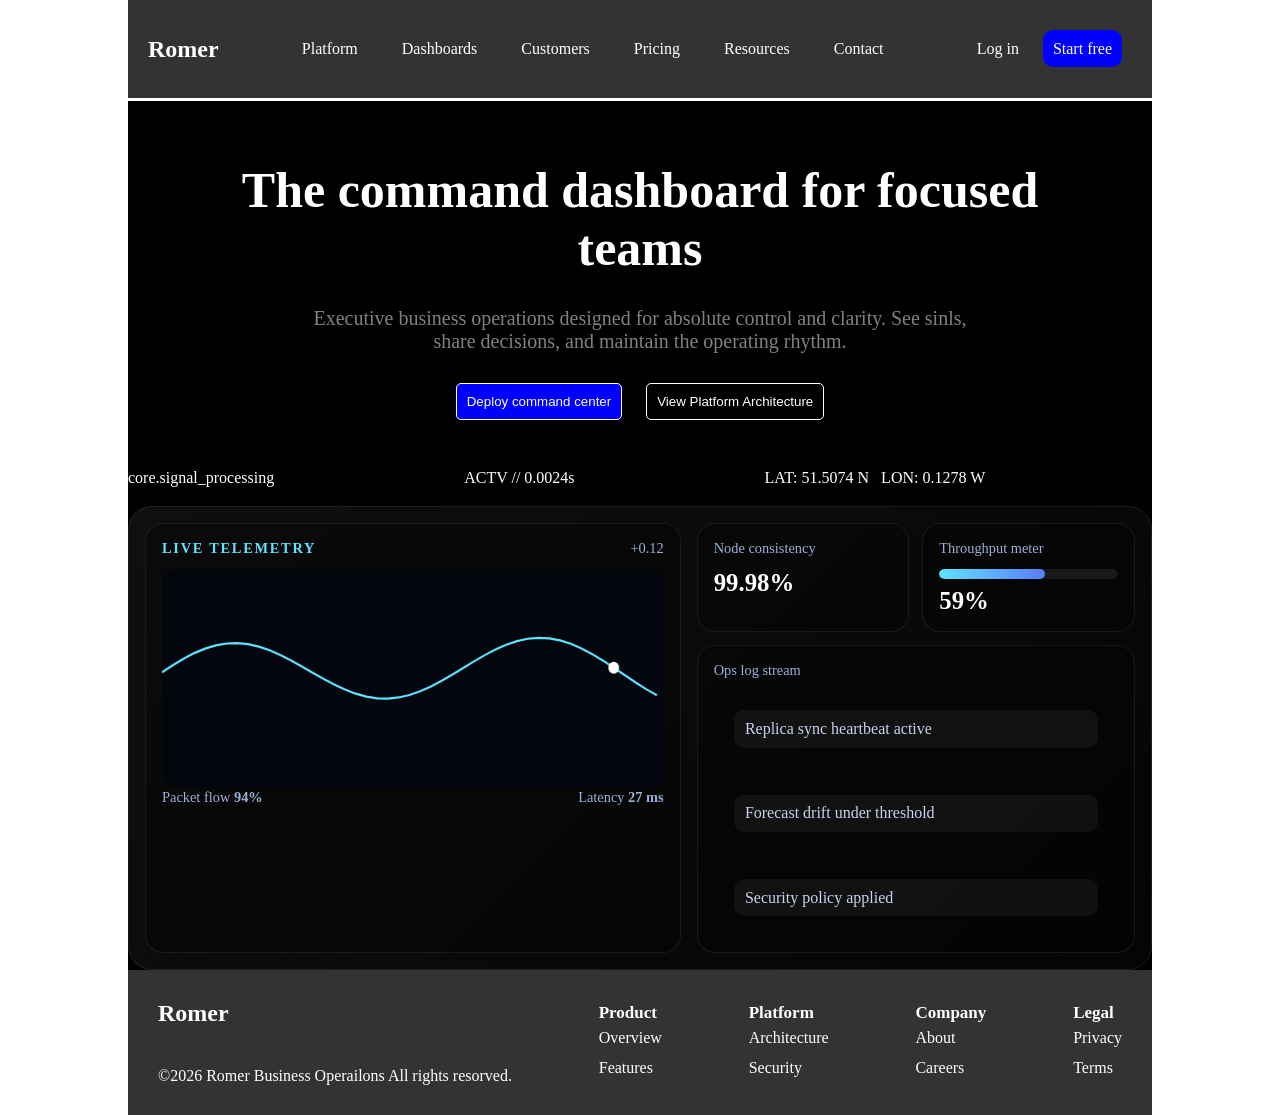
<file: index.html>
<!DOCTYPE html>
<html lang="en">
<head>
    <meta charset="UTF-8">
    <meta name="viewport" content="width=device-width, initial-scale=1.0">
    <link rel="stylesheet" href="style.css">
    <title>Dashoboard-stock</title>
</head>
<body>
    <!-- ====start header=== -->
    
    <header class="wrapper">
    <nav>
        <h1>Romer</h1>
        <ul>
            <li><a href="#">Platform</a></li>
            <li><a href="Dashboards.html">Dashboards</a></li>
            <li><a href="#">Customers</a></li>
            <li><a href="#">Pricing</a></li>
            <li><a href="#">Resources</a></li>
            <li><a href="#">Contact</a></li>
        </ul>
        <div class="nav-actions">
            <a href="#">Log in</a>
            <a href="#" class="button">Start free</a>
        </div>
    </nav>
    </header>
    <!-- ===end header=== -->
     <!-- ===start main=== -->
  <main class="wrapper">
        <section class="hero-content">
            <h1>The command dashboard for focused</h1>
            <h1>teams</h1>
            <p>Executive business operations designed for absolute control and clarity. See sinls,</p>
            <p>share decisions, and maintain the operating rhythm.</p>
            <div class="box">
                <button>Deploy command center</button>
                <button>View Platform Architecture</button>
            </div>
        </section>
        <div class="hero-stock">
            <div class="hero-stock-1">
                <div class="stock box">core.signal_processing</div>
                <div class="stock-1 box">ACTV // 0.0024s</div>
                <div class="stock-2 box">LAT: 51.5074 N&nbsp;&nbsp;&nbsp;LON: 0.1278 W</div>
            </div>

            <div class="hero-dashboard">
                <div class="signal-panel">
                    <div class="signal-head">
                        <span class="panel-label">Live telemetry</span>
                        <span class="signal-status"><span id="signalStatus">+0.08</span></span>
                    </div>
                    <canvas id="signalCanvas" width="560" height="220"></canvas>
                    <div class="signal-foot">
                        <span>Packet flow <strong id="packetFlow">84%</strong></span>
                        <span>Latency <strong id="latencyValue">22 ms</strong></span>
                    </div>
                </div>

                <div class="stats-grid">
                    <div class="stat-card">
                        <span class="stat-label">Node consistency</span>
                        <strong id="consistencyValue">99.98%</strong>
                    </div>
                    <div class="stat-card">
                        <span class="stat-label">Throughput meter</span>
                        <div class="meter">
                            <div id="meterFill" class="meter-fill"></div>
                        </div>
                        <strong id="meterValue">67%</strong>
                    </div>
                    <div class="stat-card full">
                        <span class="stat-label">Ops log stream</span>
                        <ul id="logList" class="log-list"></ul>
                    </div>
                </div>
            </div>
        </div>
     </main>
     <!-- ===end main=== -->


    <!-- ===start footer=== -->
     <footer class="wrapper">
        <div class="row">
        <div class="color-1">
        <h2>Romer</h2>
        <p>&COPY;2026 Romer Business Operailons All rights resorved.</p>
        </div>
        <div class="color">
            <h1>Product</h1>
                <li><a href="">Overview</a></li>
                <li><a href="">Features</a></li>
        </div>
        <div class="color">
           <h1>Platform</h1>
               <li><a href="">Architecture</a></li>
               <li><a href="">Security</a></li>
       </div>
        <div class="color">
            <h1>Company</h1>
                <li><a href="">About</a></li>
                <li><a href="">Careers</a></li>
        </div>
         <div class="color">
            <h1>Legal</h1>
                <li><a href="">Privacy</a></li>
                <li><a href="">Terms</a></li>
        </div>
        </div>
     </footer>
     <script src="app.js"></script>
</body>
</html>
</file>
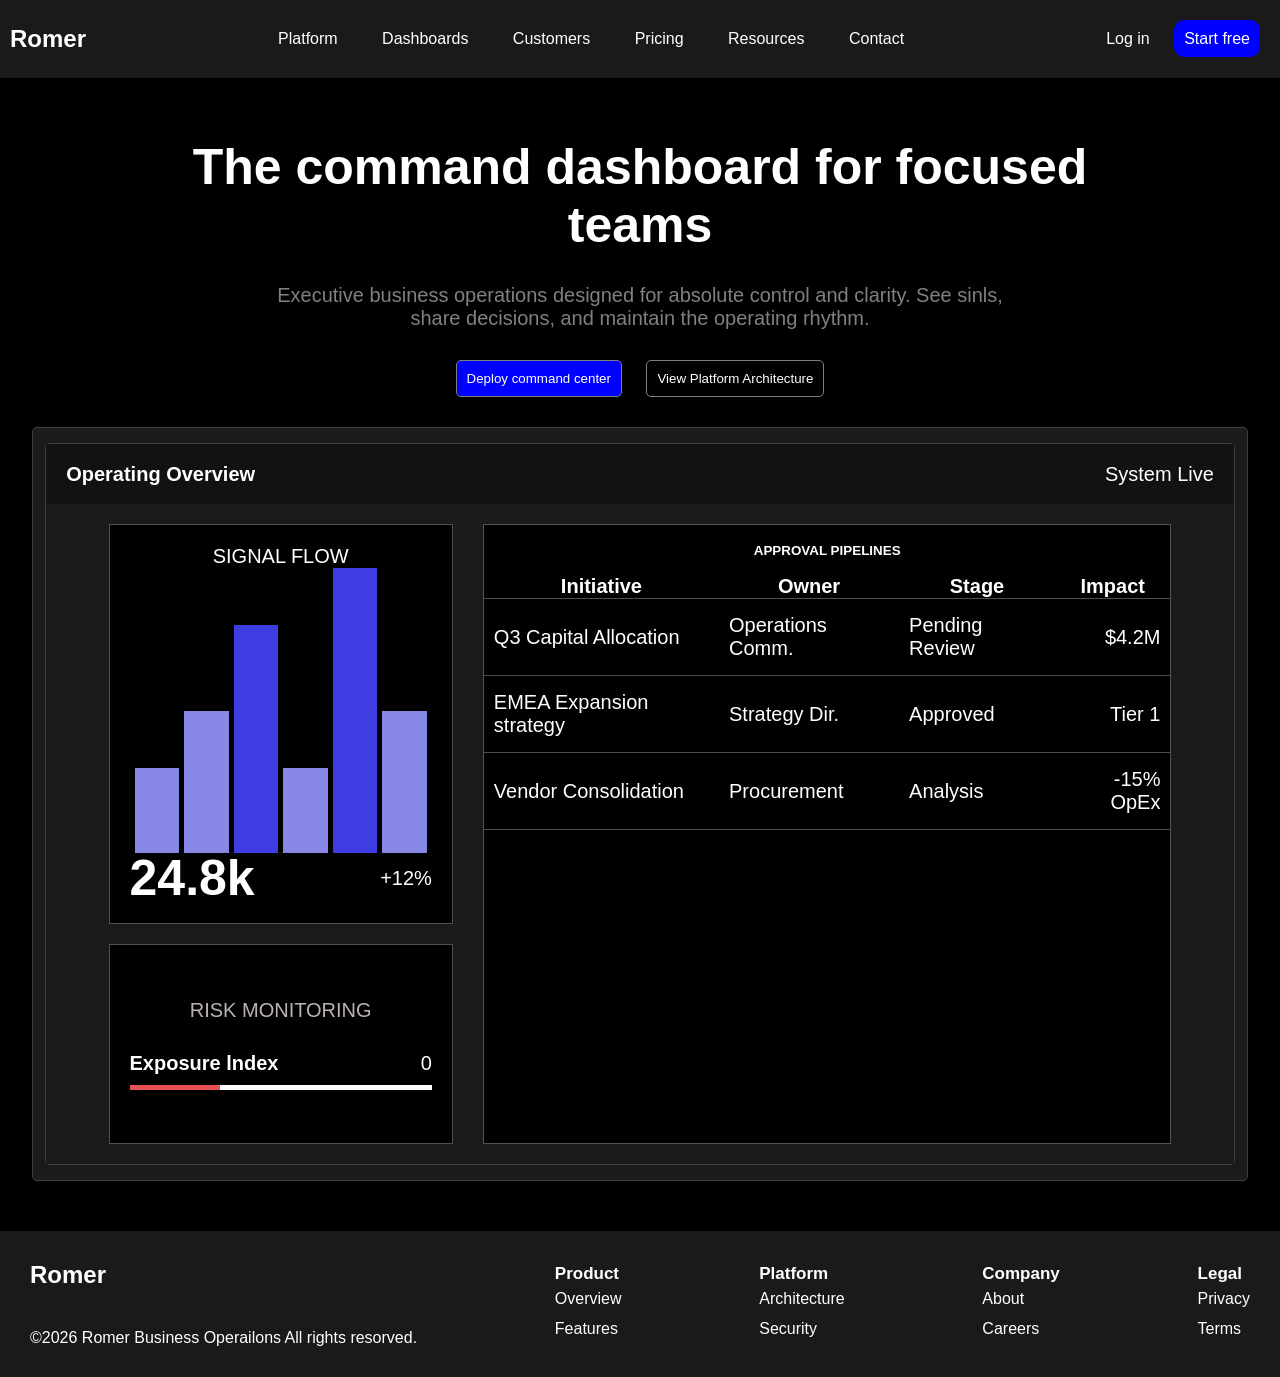
<file: Dashboards.html>
<!DOCTYPE html>
<html lang="en">
<head>
    <meta charset="UTF-8">
    <meta name="viewport" content="width=device-width, initial-scale=1.0">
    <link rel="stylesheet" href="Dashboards.css">
    <title>Dashoboard-stock</title>
</head>
<body>
   <!-- ====start header=== -->
    <header>
    </div>
    <nav>
        <h1>Romer</h1>
        <ul>
            <li><a href="#">Platform</a></li>
            <li><a href="#">Dashboards</a></li>
            <li><a href="#">Customers</a></li>
            <li><a href="#">Pricing</a></li>
            <li><a href="#">Resources</a></li>
            <li><a href="#">Contact</a></li>
        </ul>
        <div class="nav-actions">
            <a href="#">Log in</a>
            <a href="#" class="button">Start free</a>
        </div>
    </nav>
    </header>
    <!-- ===end header=== -->

    
    <!-- ===start main=== -->
     <main>
        <section>
            <h1>The command dashboard for focused</h1>
            <h1>teams</h1>
            <p>Executive business operations designed for absolute control and clarity. See sinls,</p>
            <p>share decisions, and maintain the operating rhythm.</p>
            <div class="box">
                <button>Deploy command center</button>
                <button>View Platform Architecture</button>
            </div>
        </section>
        <section>
            <div class="content">
                <div class="content-1">
                    <div class="row-1">
                        <h4>Operating Overview</h4>
                        <p>System Live</p>
                    </div>
                    <div class="row-2">
                        <div class="col-1">
                            <div class="row-1">
                                <p>SIGNAL FLOW</p>
                                <div class="box1">
                                    <div class="monse-1"></div>
                                    <div class="monse-2"></div>
                                    <div class="monse-3"></div>
                                    <div class="monse-4"></div>
                                    <div class="monse-5"></div>
                                    <div class="monse-6"></div>
                                </div>
                                <div class="sentence">
                                    <h1>24.8k</h1>
                                    <p>+12%</p>
                                </div>
                            </div>
                            <div class="row-2">
                                <p>RISK MONITORING</p>
                                <div class="ex">
                                    <h4>Exposure lndex</h4>
                                    <div class="clyle">0</div>
                                </div>
                                <div class="borderdiv">
                                    <div></div>
                                </div>
                            </div>
                        </div>
                        <div class="col-2"> 
                            <div class="table">
                                <h6>APPROVAL PIPELINES</h6>
                            </div>
                            <div class="talbe-1">
                                <table>
                                    <tr>
                                        <th>Initiative</th>
                                        <th>Owner</th>
                                        <th>Stage</th>
                                        <th>Impact</th>
                                    </tr>
                                    <tr>
                                        <td>Q3 Capital Allocation</td>
                                        <td>Operations Comm.</td>
                                        <td>Pending Review</td>
                                        <td class="imp">$4.2M</td>
                                    </tr>
                                    <tr>
                                        <td>EMEA Expansion strategy</td>
                                        <td>Strategy Dir.</td>
                                        <td>Approved</td>
                                        <td class="imp">Tier 1</td>
                                    </tr>
                                    <tr>
                                        <td>Vendor Consolidation</td>
                                        <td>Procurement</td>
                                        <td>Analysis</td>
                                        <td class="imp">-15% OpEx</td>
                                    </tr>
                                </table>
                            </div>
                        </div>
                    </div>
                </div>
            </div>
        </section>
     </main>
    <!-- ===end main=== -->


    <!-- ===start footer=== -->
     <footer>
        <div class="row">
        <div class="color-1">
        <h2>Romer</h2>
        <p>&COPY;2026 Romer Business Operailons All rights resorved.</p>
        </div>
        <div class="color">
            <h1>Product</h1>
                <li><a href="">Overview</a></li>
                <li><a href="">Features</a></li>
        </div>
        <div class="color">
           <h1>Platform</h1>
               <li><a href="">Architecture</a></li>
               <li><a href="">Security</a></li>
       </div>
        <div class="color">
            <h1>Company</h1>
                <li><a href="">About</a></li>
                <li><a href="">Careers</a></li>
        </div>
         <div class="color">
            <h1>Legal</h1>
                <li><a href="">Privacy</a></li>
                <li><a href="">Terms</a></li>
        </div>
        </div>
     </footer>
</file>
<file: style.css>
*{
    margin: 0;
    padding: 0;
    box-sizing: border-box;
}
:root{
  --ink:#e9e9e4;
  --ink-dim:#8f8f88;
  --panel:#111110;
  --panel-2:#0a0a09;
  --line:#d9d9d2;
}
.wrapper{
    width: 80%;
    margin-left: auto;
    margin-right: auto;
    max-width: 1200px;
}

/* ===start header=== */

header{
    background-color: #333;
    color: #fff;
    padding: 20px;
    border-bottom: #ffffff solid 20px;
}
nav{
    display: flex;
    align-items: center;
    justify-content:space-between; 
}

ul li a{
    gap:20px;
    direction: none;
    color: #fff;
    text-decoration: none;
}
ul li a:hover{
    text-decoration:5px underline white ;
}
ul li{
    list-style: none;
    display: inline-block;
    margin: 20px;
}
.nav-actions a{
    color: #fff;
    text-decoration: none;
    margin: 10px;
}
.button{
    background-color: blue;
    padding: 10px;
    border-radius: 10px;
}
/* ===end header === */

/* ===start footer=== */
footer{
    background-color: #333;
    padding: 30px;
    list-style: none;
}
.color li a{
    color: #fff;
    text-decoration: none;
    line-height: 30px;
}
.color-1 p{
    margin-top: 40px;
    color: #fff;
}
.color-1 h2 {
    color: #fff;
}
.color h1{
    font-size: 17px;
    color: #fff;
}
.row{
    display: flex;

    align-items: center;
    justify-content:space-between;
}
/* ===end footer=== */

/* ===start section=== */
/* ===start main=== */

main {
    width: 80%;
    margin-left: auto;
    margin-right: auto;
    max-width: 1200px;
}
main section{
    display: flex;
    align-items: center;
    justify-content:center;
    flex-direction:column;
    background-color: #000000;
    margin-top: -17px;
    width: 100%;
    height: 100%;
}
main section h1{
    color: #fff;
    font-size: clamp(30px, 5vw, 50px);
}
main section h1:nth-child(1){
    margin-top: 60px;
}
main section h1:nth-child(2){
    margin-bottom: 30px;
}
main section p{
    color: gray;
    font-size: clamp(16px, 3vw, 20px);
}
main section .box{
    margin-top: 30px;
}
main section .box button:nth-child(1){
    background-color: blue;
    padding: 10px;
    border-radius: 5px;
    color: #fff;
    border: 1px solid #fff;
    margin-right: 20px;
}
main section .box button:nth-child(2){
    background-color: #000000;
    padding: 10px;
    border-radius: 5px;
    color: #fff;
    border: 1px solid #fff;
    margin-bottom: 30px;
}

.hero-stock{
    background-color: #000000;
    width: 100%;
    height: 100%;
}
.hero-stock-1{
    display: flex;
    flex-direction: row;
    gap: 190px;
    
}
.box{
    color: #fff;
}
.hero-section{
    margin-top: 30px;
  
}
.maths{
    color: #fff;
}
.hero-lable-1{
    color: #fff;
    font-size: 20px;
}
.hero-lable-2{
    color: #fff;
    font-size: 20px;
}
.hero-lable{
    position:absolute;
    color:var(--ink);
    letter-spacing:0.14em;
    text-transform:uppercase;
}
.lable{
    right:5%;
    top:59%;
    text-align:right;
}
.lable{
    font-size:30px;
    font-weight:700;
    letter-spacing:0.02em;
    margin-top:4px;
  }
  .stre{
    left:1.5%;
    top:76%;
    font-size:11px;
    color:var(--ink-dim);
    display:flex;
    align-items:baseline;
  }
/* ===end main===  */

.hero-stock {
    /* margin-top: 2rem; */
    padding: 1.2rem 0 0;
}

.hero-dashboard {
    display: grid;
    grid-template-columns: 1.1fr 0.9fr;
    gap: 1rem;
    margin-top: 1.2rem;
    padding: 1rem;
    border-radius: 24px;
    background: linear-gradient(135deg, rgba(255,255,255,0.06), rgba(255,255,255,0.02));
    border: 1px solid rgba(255,255,255,0.08);
}

.signal-panel,
.stat-card {
    background: rgba(0, 0, 0, 0.28);
    border: 1px solid rgba(255,255,255,0.08);
    border-radius: 18px;
    padding: 1rem;
}

.signal-head,
.signal-foot,
.stat-label {
    display: flex;
    justify-content: space-between;
    align-items: center;
    color: #9bb0d8;
    font-size: 0.9rem;
    margin-bottom: 0.7rem;
}

.panel-label {
    color: #5fe3ff;
    font-weight: 600;
    text-transform: uppercase;
    letter-spacing: 0.12em;
}

#signalCanvas {
    width: 100%;
    height: 220px;
    display: block;
    border-radius: 14px;
    background: rgba(4, 7, 15, 0.72);
}

.stats-grid {
    display: grid;
    grid-template-columns: repeat(2, minmax(0, 1fr));
    gap: 0.8rem;
}

.stat-card strong {
    display: block;
    font-size: 1.55rem;
    margin-top: 0.55rem;
    color: #fff;
}

.stat-card.full {
    grid-column: 1 / -1;
}

.meter {
    height: 10px;
    border-radius: 999px;
    overflow: hidden;
    margin-top: 0.6rem;
    background: rgba(255,255,255,0.08);
}

.meter-fill {
    width: 42%;
    height: 100%;
    border-radius: inherit;
    background: linear-gradient(90deg, #5fe3ff, #5a7dff);
    transition: width 0.4s ease;
}

.log-list {
    list-style: none;
    display: grid;
    gap: 0.45rem;
    margin-top: 0.6rem;
}

.log-entry {
    padding: 0.6rem 0.7rem;
    border-radius: 10px;
    background: rgba(255,255,255,0.05);
    color: #c8d3f0;
    opacity: 0;
    transform: translateY(6px);
}

.log-entry.is-visible {
    animation: fade-in 0.45s ease forwards;
}

@keyframes fade-in {
    from {
        opacity: 0;
        transform: translateY(6px);
    }
    to {
        opacity: 1;
        transform: translateY(0);
    }
}

@media (max-width: 860px) {
   .nav-actions {
        display: none;
    }
    .hero-dashboard {
        grid-template-columns: 1fr;
    }

    .stats-grid {
        grid-template-columns: 1fr;
    }

    .stat-card.full {
        grid-column: auto;
    }
    .row {
        flex-direction: column;
        gap: 1rem;
    }
    button{
        margin-bottom: 1rem;
        display: block;
        align-align: center;
    }
}
</file>
<file: Dashboards.css>
*{
    margin: 0;
    padding: 0;
    box-sizing: border-box;
}

body {
    font-family: Arial, Helvetica, sans-serif;
    background-color: #000000;
}

/* ===start header=== */
header{
    background-color: #1a1a1a;
    color: #fff;
    padding: 10px;
    width: 100%;
    margin:0 auto;
    max-width: 1520px;
}
nav{
    display: flex;
    align-items: center;
    justify-content:space-between; 
}

ul li a{
    gap:20px;
    direction: none;
    color: #fff;
    text-decoration: none;
}
ul li a:hover{
    text-decoration:5px underline white ;
}
ul li{
    list-style: none;
    display: inline-block;
    margin: 20px;
}
.nav-actions a{
    color: #fff;
    text-decoration: none;
    margin: 10px;
}
.button{
    background-color: blue;
    padding: 10px;
    border-radius: 10px;
}
/* ===end header === */


/* ===start main=== */
main {
    width: 100%;
    margin:0 auto;
    max-width: 1520px;
}
main section{
    display: flex;
    align-items: center;
    justify-content:center;
    flex-direction:column;
}
main section h1{
    color: #fff;
    font-size: clamp(30px, 5vw, 50px);
}
main section h1:nth-child(1){
    margin-top: 60px;
}
main section h1:nth-child(2){
    margin-bottom: 30px;
}
main section p{
    color: gray;
    font-size: clamp(16px, 3vw, 20px);
}
main section .box{
    margin-top: 30px;
}
main section .box button:nth-child(1){
    background-color: blue;
    padding: 10px;
    border-radius: 5px;
    color: #fff;
    border: 1px solid gray;
    margin-right: 20px;
}
main section .box button:nth-child(2){
    background-color: #000000;
    padding: 10px;
    border-radius: 5px;
    color: #fff;
    border: 1px solid gray;
    margin-bottom: 30px;
}
/* ---start section-1-- */
main section .content{
    width: 95%;
    height: 100%;
    background-color: #1b1b1b;
    border: 1px solid #404040;
    border-radius: 5px;
    display: flex;
    align-items: center;
    justify-content:center;
    margin-bottom: 50px;
}
main section .content-1{
    width: 98%;
    height: 100%;
    background-color: #1a1a1a;
    border: 1px solid #404040;
    border-radius: 5px;
    margin: 15px 5px;
}
main section .content-1 .row-1{
    display: flex;
    align-items: center;
    justify-content:space-between;
    padding: 20px;
    width: 100%;
    height: 60px;
    background-color: #121212;
}
main section .content-1 .row-1 h4{
    color: #ffffff;
    font-size: clamp(16px, 3vw, 20px);
}
main section .content-1 .row-1 p{
    color: #ffffff;
    font-size: clamp(16px, 3vw, 20px);
}
main section .content-1 .row-2{
    display: flex;
    align-items: center;
    justify-content:center;
    padding: 20px;
    width: 100%;
    height: 100%;
    background-color: #1c1a1a;
}
main section .content-1 .row-2 .col-1{
    color: #ffffff;
    font-size: clamp(16px, 3vw, 20px);
    width: 30%;
    margin-right: 30px;
}
main section .content-1 .row-2 .col-1 .row-1{
    width: 100%;
    height: 400px;
    background-color: #000000;
    display: flex;
    justify-content: space-between;
    align-items: center;
    flex-direction: column;
    margin-bottom: 20px;
    border: 1px solid #505050;
}
main section .content-1 .row-2 .col-1 .row-1 .box1 {
    width: 100%;
    height: 300px;
    padding: 0 5px;
    position: relative;
    display: flex;
    justify-content: space-between;
    align-items: end;
    gap: 5px;
}
main section .content-1 .row-2 .col-1 .row-1 .box1 .monse-1 {
    width: 100%;
    height: 30%;
    background-color: #8787e5;
}
main section .content-1 .row-2 .col-1 .row-1 .box1 .monse-2 {
    width: 100%;
    height: 50%;
    background-color: #8787e5;
}
main section .content-1 .row-2 .col-1 .row-1 .box1 .monse-3 {
    width: 100%;
    height: 80%;
    background-color: #3d3de2;
}
main section .content-1 .row-2 .col-1 .row-1 .box1 .monse-4 {
    width: 100%;
    height: 30%;
    background-color: #8787e5;
}
main section .content-1 .row-2 .col-1 .row-1 .box1 .monse-5 {
    width: 100%;
    height: 100%;
    background-color: #3d3de2;
}
main section .content-1 .row-2 .col-1 .row-1 .box1 .monse-6 {
    width: 100%;
    height: 50%;
    background-color: #8787e5;
}
main section .content-1 .row-2 .col-1 .row-1 .sentence{
    width: 100%;
    height: 50px;
    display: flex;
    justify-content: space-between;
    align-items: center;
}
main section .content-1 .row-2 .col-1 .row-1 .sentence h1 {
    margin: 0;
}
main section .content-1 .row-2 .col-1 .row-2 {
    width: 100%;
    height: 200px;
    background-color: #000000;
    border: 1px solid #505050;
    display: flex;
    justify-content: center;
    align-items: center;
    flex-direction: column;
}
main section .content-1 .row-2 .col-1 .row-2 p {
    color: #bbb2b2;
    margin-bottom: 30px;
}
main section .content-1 .row-2 .col-1 .row-2 .ex {
    width: 100%;
    display: flex;
    justify-content: space-between;
    margin-bottom: 10px;
}
main section .content-1 .row-2 .col-1 .row-2 .borderdiv {
    width: 100%;
    height: 5px;
    background-color: #fff;
}
main section .content-1 .row-2 .col-1 .row-2 .borderdiv div {
    width: 30%;
    height: 5px;
    background-color: #e85151;
}
main section .content-1 .row-2 .col-2{
    color: #ffffff;
    font-size: clamp(16px, 3vw, 20px);
    border: #535353 solid 1px;
    width: 60%;
    height: 620px;
    background-color: #000000;
}
main section .content-1 .row-2 .col-2 .table {
    width: 100%;
    height: 50px;
    display: flex;
    justify-content: center;
    align-items: center;
}
main section .content-1 .row-2 .col-2 .talbe-1 {
    width: 100%;
}
main section .content-1 .row-2 .col-2 .talbe-1 table {
    width: 100%;
    height: 100%;
    border-collapse: collapse;
}
main section .content-1 .row-2 .col-2 .talbe-1 table tr {
    border-bottom: 1px solid #4f4f4f;
}
main section .content-1 .row-2 .col-2 .talbe-1 table td {
    padding: 15px 10px;
    text-align: left;
}
main section .content-1 .row-2 .col-2 .talbe-1 table .imp {
    text-align: right;
}
/* ===end main === */


/* ===start footer=== */
footer{
    background-color: #1a1a1a;
    padding: 30px;
    list-style: none;
    width: 100%;
    margin:0 auto;
    max-width: 1520px;
}
.color li a{
    color: #fff;
    text-decoration: none;
    line-height: 30px;
}
.color-1 p{
    margin-top: 40px;
    color: #fff;
}
.color-1 h2 {
    color: #fff;
}
.color h1{
    font-size: 17px;
    color: #fff;
}
.row{
    display: flex;

    align-items: center;
    justify-content:space-between;
}
</file>
